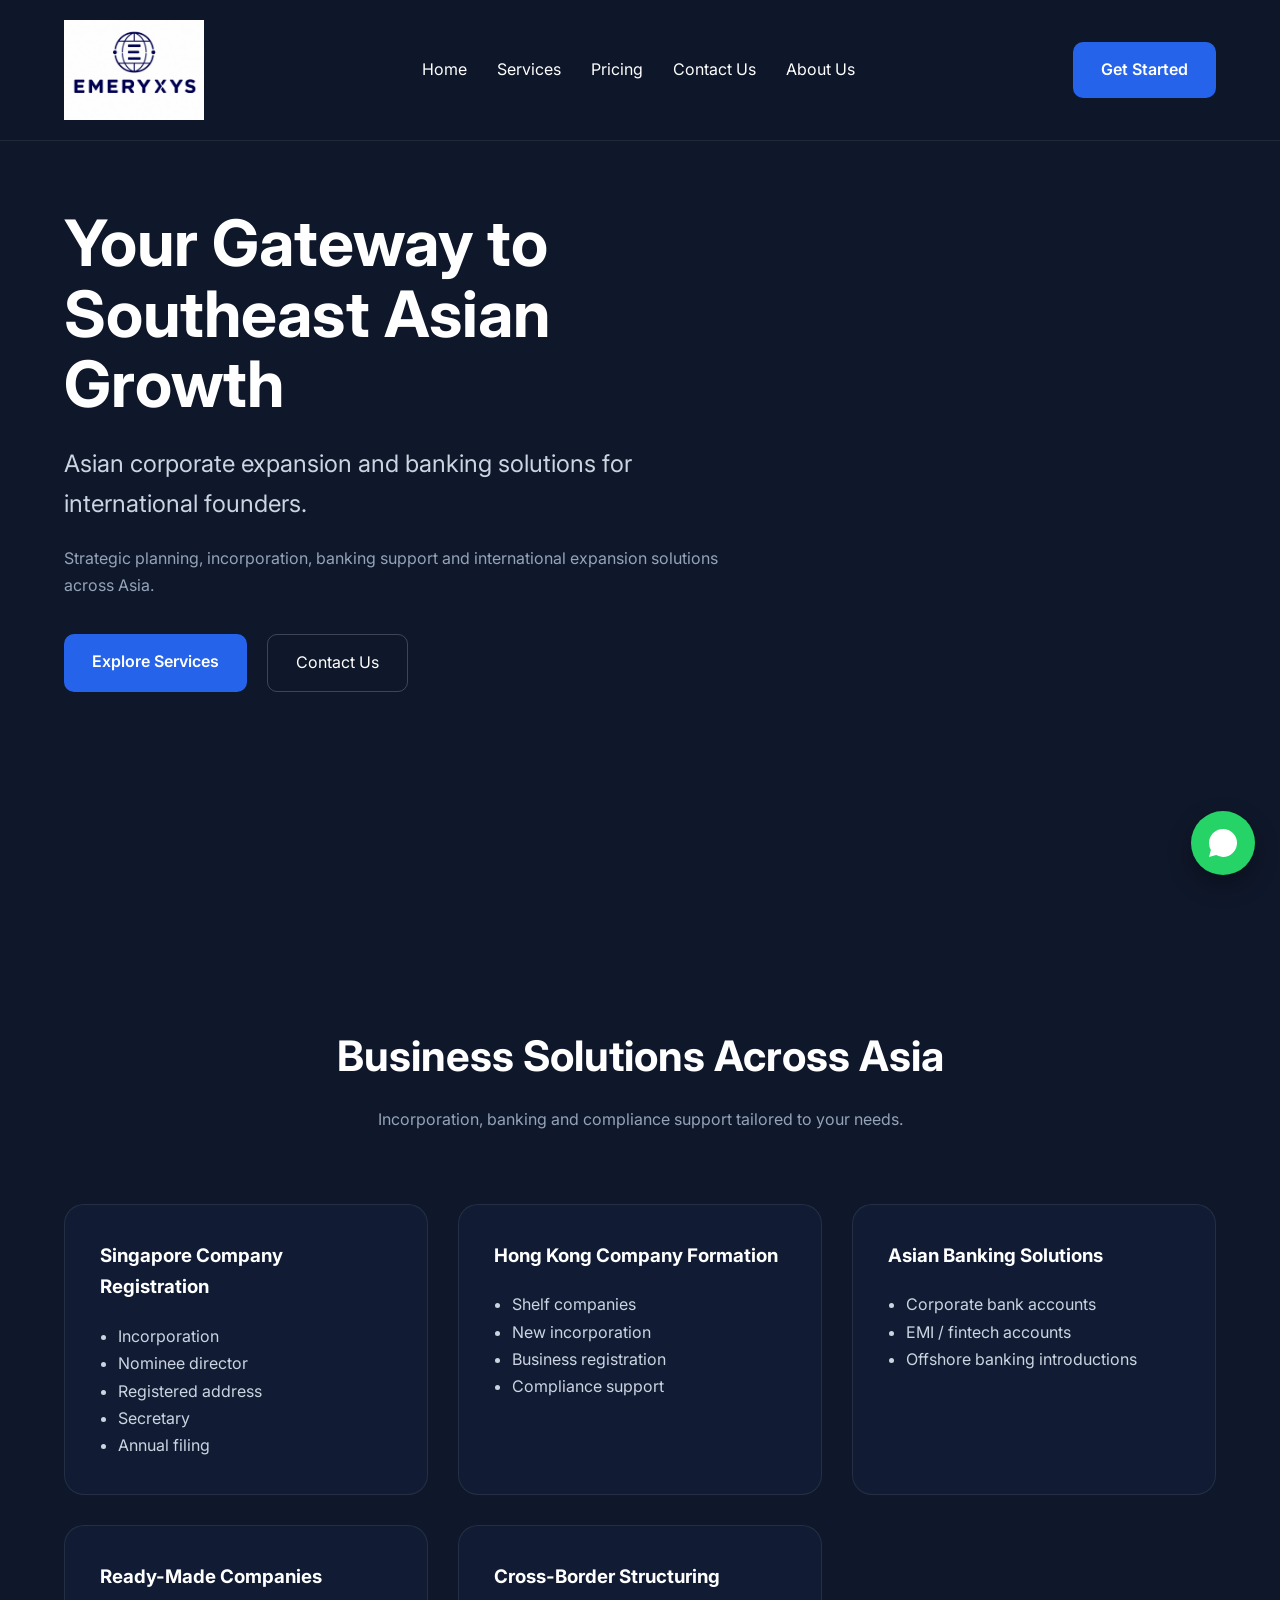
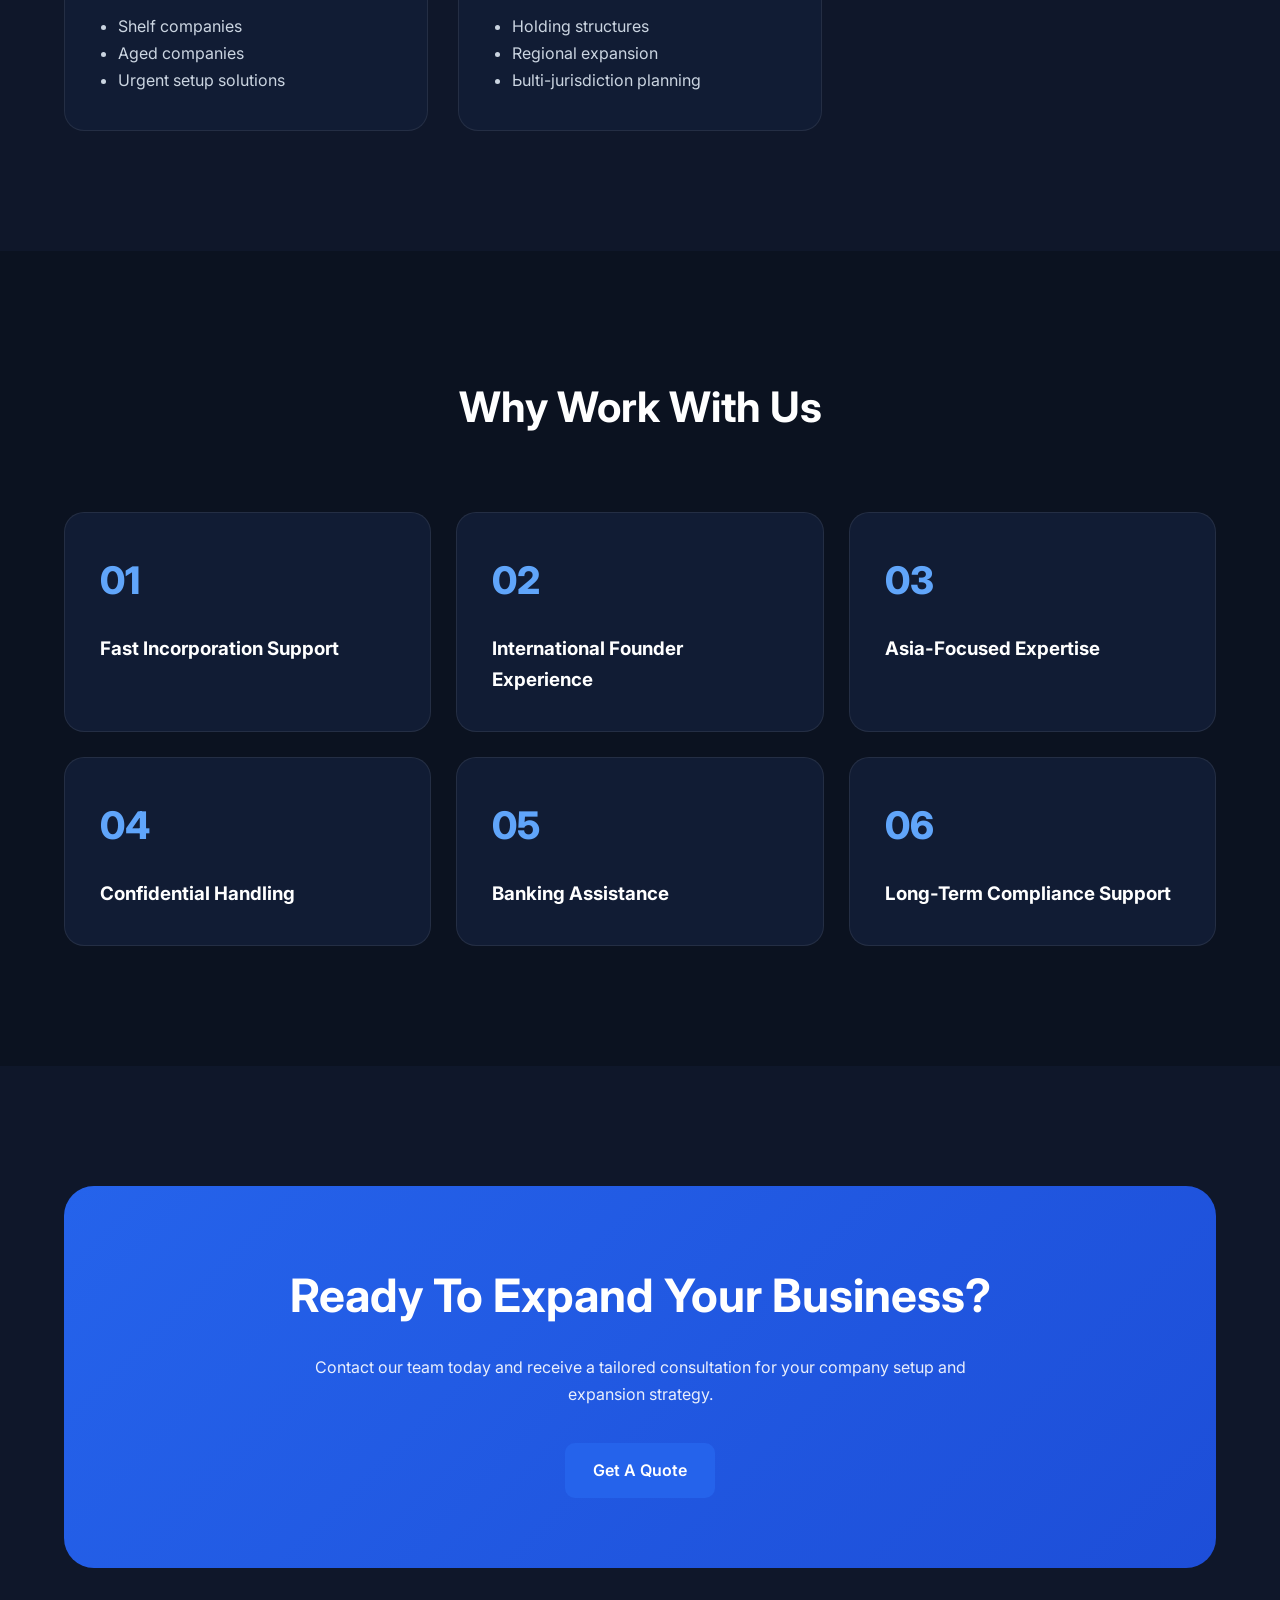
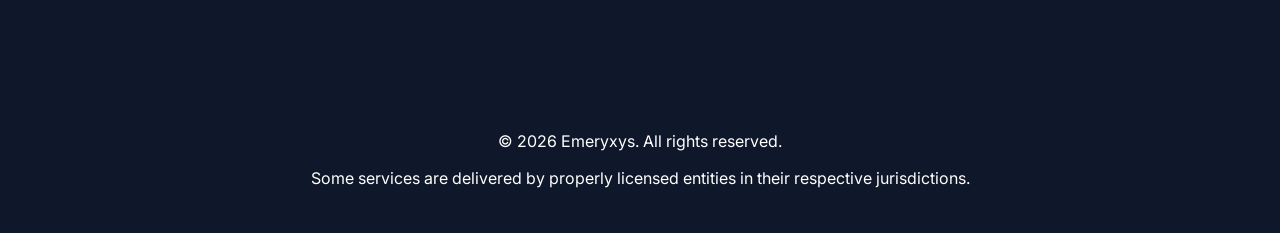
<file: index.html>
<!DOCTYPE html>
<html lang="en">
<head>
  <meta charset="UTF-8"/>
  <meta name="viewport" content="width=device-width, initial-scale=1.0"/>
  <title>Emeryxys</title>
  <link rel="icon" type="image/x-icon" href="icons/favicon.ico">
  <link rel="stylesheet" href="style.css"/>

  <link rel="preconnect" href="https://fonts.googleapis.com">
  <link href="https://fonts.googleapis.com/css2?family=Inter:wght@300;400;500;600;700;800&display=swap" rel="stylesheet">
</head>
<body>

<header class="header">
  <div class="container navbar">

    <a href="index.html" class="logo-wrap">
      <img src="images/logo.jpg" alt="Emeryxys Logo" class="logo-img">
    </a>

    <nav>
      <ul class="nav-links">
        <li><a href="index.html">Home</a></li>
        <li><a href="services.html">Services</a></li>
        <li><a href="pricing.html">Pricing</a></li>
        <li><a href="contact.html">Contact Us</a></li>
        <li><a href="about.html">About Us</a></li>
      </ul>
    </nav>

    <a href="contact.html" class="btn-primary">Get Started</a>

  </div>
</header>

<section class="hero">

  <div class="container hero-content">

    <div class="hero-text fade-up">

      <h1>Your Gateway to Southeast Asian Growth</h1>

      <h3>
        Asian corporate expansion and banking solutions for international founders.
      </h3>

      <p>
        Strategic planning, incorporation, banking support and international expansion solutions across Asia.
      </p>

      <div class="hero-buttons">
        <a href="services.html" class="btn-primary">Explore Services</a>
        <a href="contact.html" class="btn-secondary">Contact Us</a>
      </div>

    </div>

  </div>

</section>

<section class="features">

  <div class="container">

    <div class="section-title fade-up">

      <h2>
        Business Solutions Across Asia
      </h2>

      <p>
        Incorporation, banking and compliance support tailored to your needs.
      </p>

    </div>

    <div class="feature-grid">

      <div class="feature-card fade-up">

        <h3>Singapore Company Registration</h3>

        <ul>
          <li>Incorporation</li>
          <li>Nominee director</li>
          <li>Registered address</li>
          <li>Secretary</li>
          <li>Annual filing</li>
        </ul>

      </div>

      <div class="feature-card fade-up">

        <h3>Hong Kong Company Formation</h3>

        <ul>
          <li>Shelf companies</li>
          <li>New incorporation</li>
          <li>Business registration</li>
          <li>Compliance support</li>
        </ul>

      </div>

      <div class="feature-card fade-up">

        <h3>Asian Banking Solutions</h3>

        <ul>
          <li>Corporate bank accounts</li>
          <li>EMI / fintech accounts</li>
          <li>Offshore banking introductions</li>
        </ul>

      </div>

      <div class="feature-card fade-up">

        <h3>Ready-Made Companies</h3>

        <ul>
          <li>Shelf companies</li>
          <li>Aged companies</li>
          <li>Urgent setup solutions</li>
        </ul>

      </div>

      <div class="feature-card fade-up">

        <h3>Cross-Border Structuring</h3>

        <ul>
          <li>Holding structures </li>
          <li>Regional expansion </li>
          <li>Ьulti-jurisdiction planning</li>
        </ul>

      </div>

    </div>

  </div>

</section>

<!-- WHY WORK WITH US -->
<section class="why-us">

  <div class="container">

    <div class="section-title fade-up">

      <h2>Why Work With Us</h2>

    </div>

    <div class="why-grid">

      <div class="why-card fade-up">
        <span>01</span>
        <h3>Fast Incorporation Support</h3>
      </div>

      <div class="why-card fade-up">
        <span>02</span>
        <h3>International Founder Experience</h3>
      </div>

      <div class="why-card fade-up">
        <span>03</span>
        <h3>Asia-Focused Expertise</h3>
      </div>

      <div class="why-card fade-up">
        <span>04</span>
        <h3>Confidential Handling</h3>
      </div>

      <div class="why-card fade-up">
        <span>05</span>
        <h3>Banking Assistance</h3>
      </div>

      <div class="why-card fade-up">
        <span>06</span>
        <h3>Long-Term Compliance Support</h3>
      </div>

    </div>

  </div>

</section>

<section class="quote-section">

  <div class="container">

    <div class="quote-box fade-up">

      <h2>
        Ready To Expand Your Business?
      </h2>

      <p>
        Contact our team today and receive a tailored consultation for your company setup and expansion strategy.
      </p>

      <a href="contact.html" class="btn-primary">
        Get A Quote
      </a>

    </div>

  </div>

</section>

<footer class="footer">

  <div class="container footer-content">

    <p>© 2026 Emeryxys. All rights reserved.</p>

    <p class="footer-small">
      Some services are delivered by properly licensed entities in their respective jurisdictions.
    </p>

  </div>

</footer>

<a
  href="https://wa.me/6512345678"
  class="whatsapp-btn"
  target="_blank"
>

  <svg
    xmlns="http://www.w3.org/2000/svg"
    width="28"
    height="28"
    fill="currentColor"
    viewBox="0 0 16 16"
  >
    <path d="M13.601 2.326A7.854 7.854 0 0 0 8.003 0C3.58 0 .004 3.576.003 7.997a7.95 7.95 0 0 0 1.078 4.005L0 16l4.102-1.074a7.94 7.94 0 0 0 3.9 1.003h.003c4.423 0 8-3.576 8.001-7.997a7.93 7.93 0 0 0-2.405-5.606z"/>
  </svg>

</a>

<script src="script.js"></script>

</body>
</html>
</file>
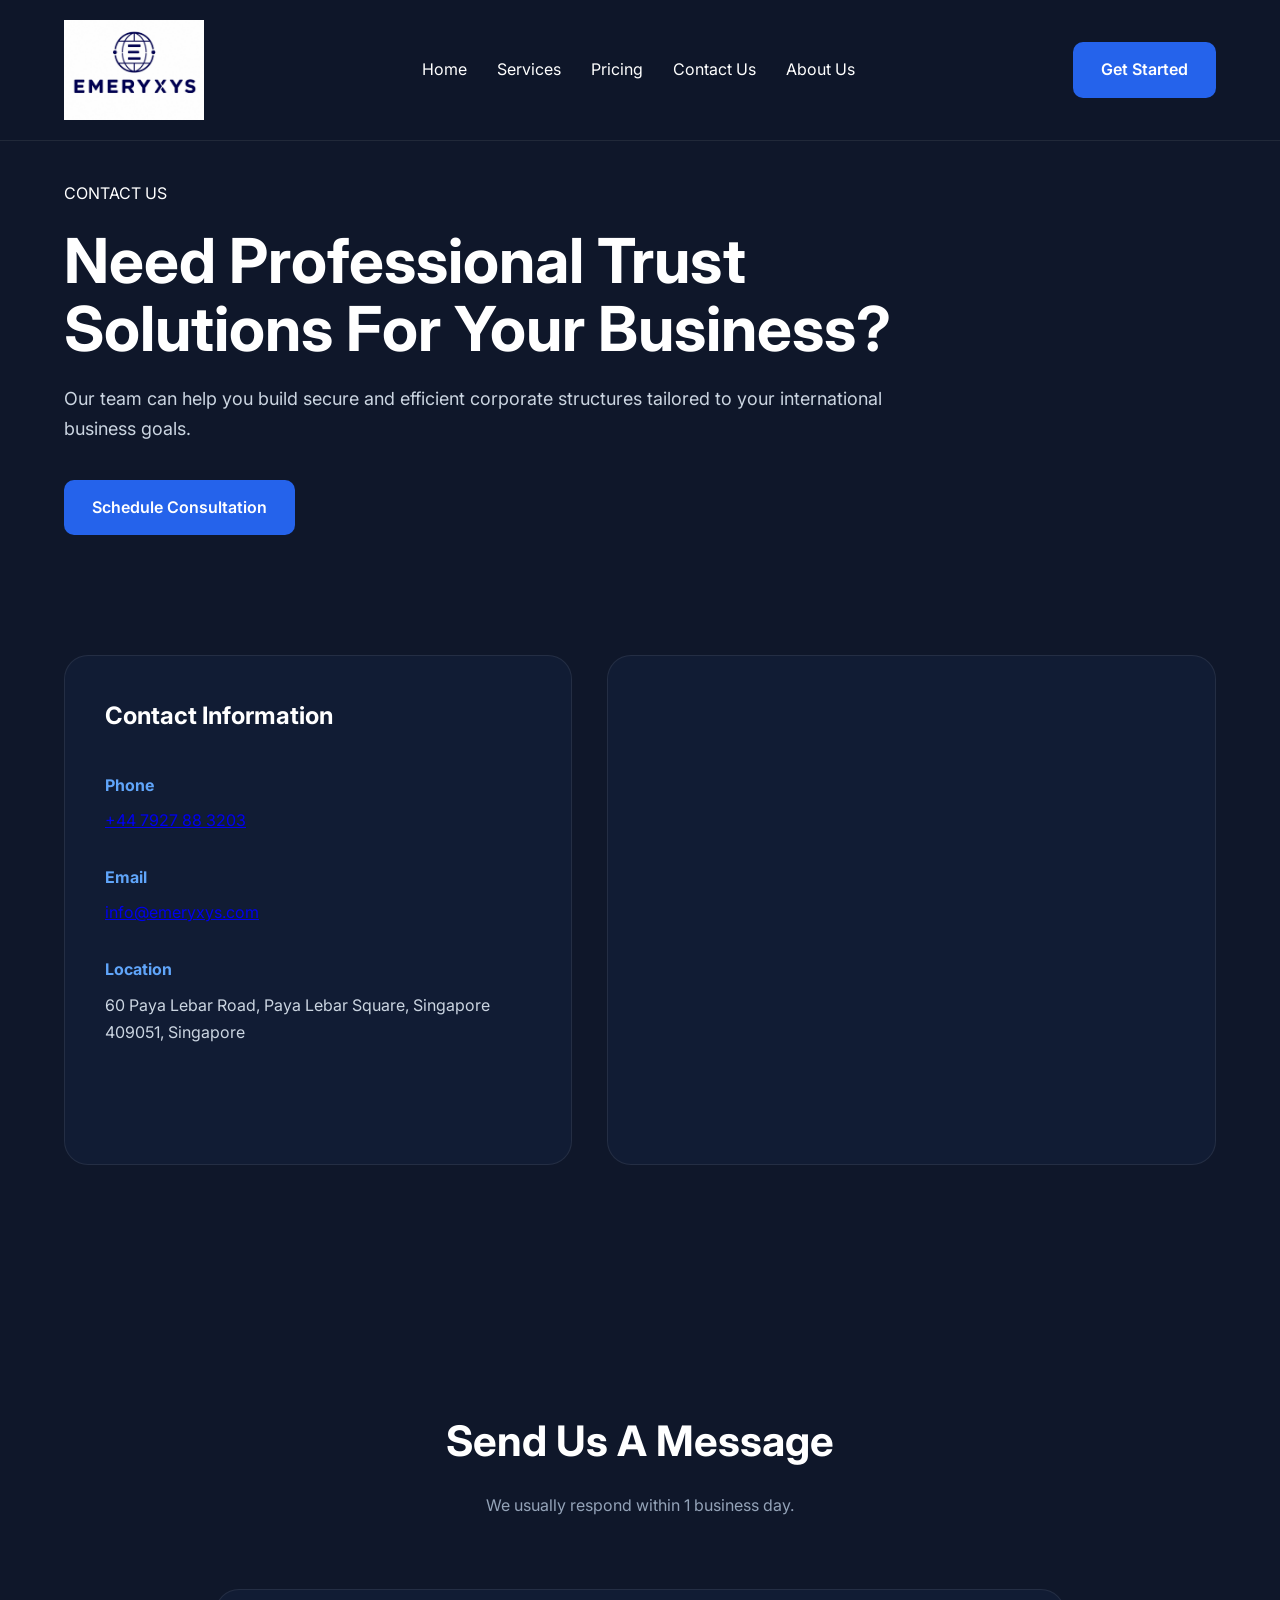
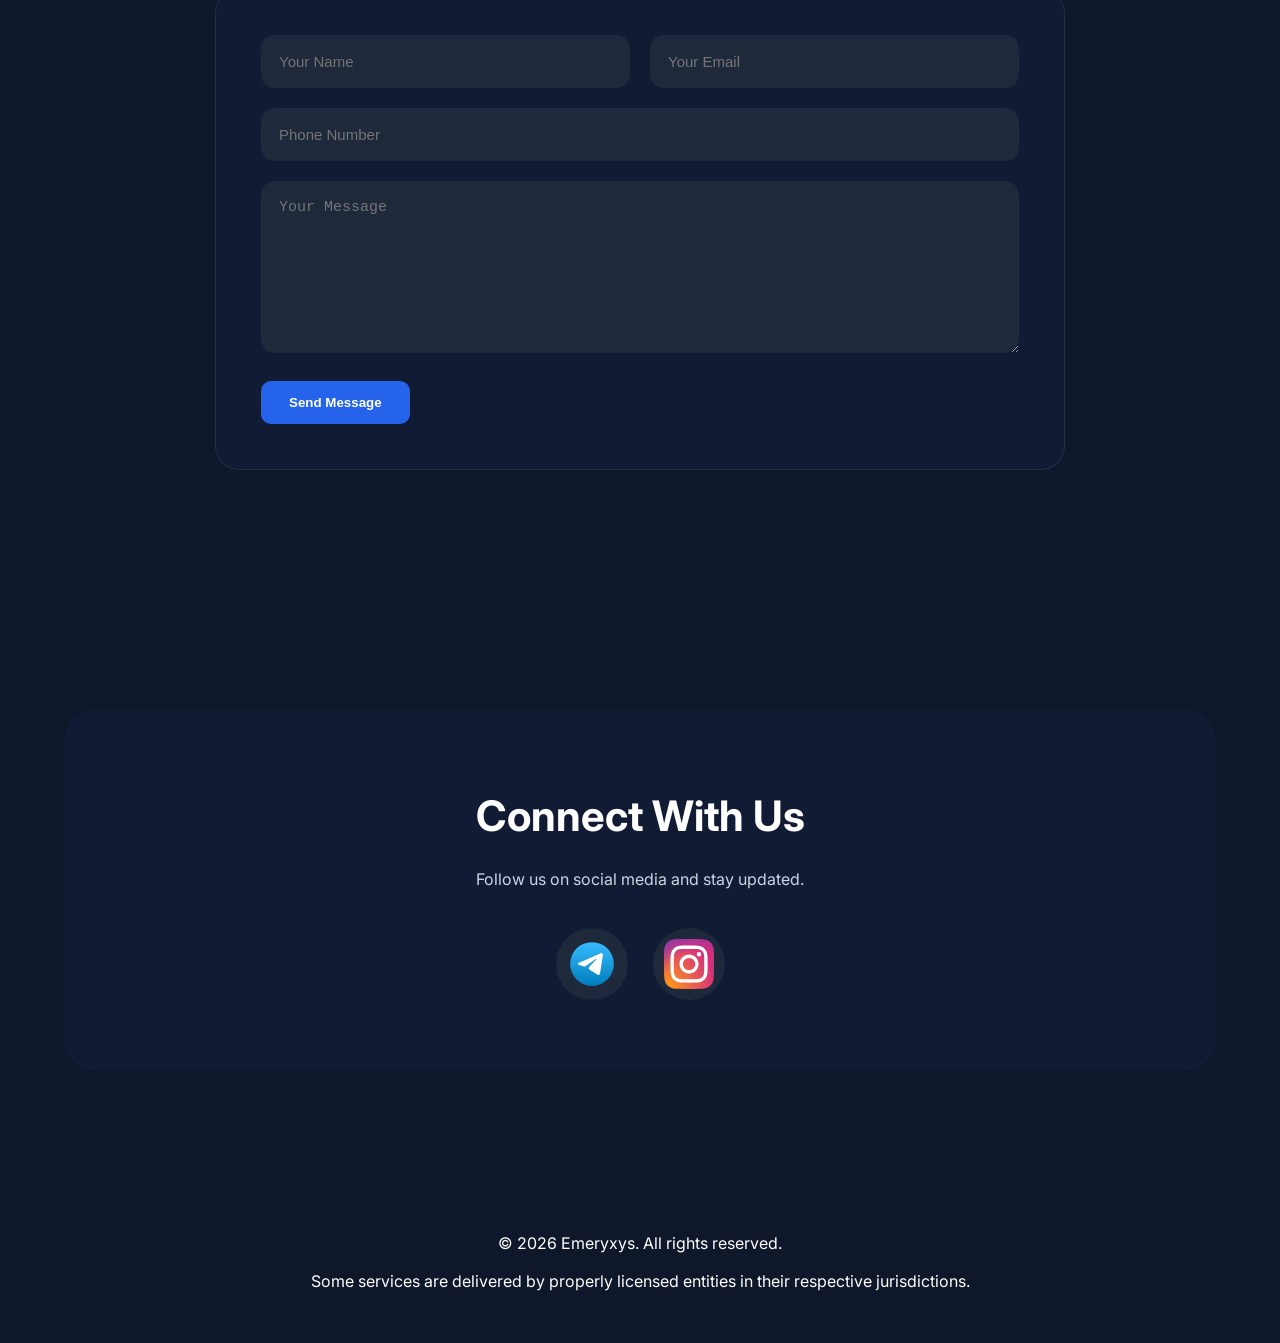
<file: contact.html>
<!DOCTYPE html>
<html lang="en">
<head>
  <meta charset="UTF-8"/>
  <meta name="viewport" content="width=device-width, initial-scale=1.0"/>
  <title>Contact | Emeryxys</title>

  <link rel="icon" type="image/x-icon" href="icons/favicon.ico">
  <link rel="stylesheet" href="style.css"/>

  <link rel="preconnect" href="https://fonts.googleapis.com">
  <link href="https://fonts.googleapis.com/css2?family=Inter:wght@300;400;500;600;700;800&display=swap" rel="stylesheet">
</head>
<body>

<header class="header">
  <div class="container navbar">

    <a href="index.html" class="logo-wrap">
      <img src="images/logo.jpg" alt="Emeryxys Logo" class="logo-img">
    </a>

    <nav>
      <ul class="nav-links">
        <li><a href="index.html">Home</a></li>
        <li><a href="services.html">Services</a></li>
        <li><a href="pricing.html">Pricing</a></li>
        <li><a href="contact.html">Contact Us</a></li>
        <li><a href="about.html">About Us</a></li>
      </ul>
    </nav>

    <a href="contact.html" class="btn-primary">Get Started</a>

  </div>
</header>

<section class="contact-hero">

  <div class="container">

    <div class="contact-hero-box fade-up">

      <span class="section-subtitle">
        CONTACT US
      </span>

      <h1>
        Need Professional Trust Solutions For Your Business?
      </h1>

      <p>
        Our team can help you build secure and efficient corporate structures tailored to your international business goals.
      </p>

      <a href="#contact-form" class="btn-primary">
        Schedule Consultation
      </a>

    </div>

  </div>

</section>

<!-- CONTACT INFO + MAP -->
<section class="contact-info-section">

  <div class="container">

    <div class="contact-info-grid">

      <!-- LEFT -->
      <div class="contact-info-card fade-up">

        <h2>
          Contact Information
        </h2>

        <div class="contact-item">

          <h4>Phone</h4>
          <p><a href="tel:+447927883203">+44 7927 88 3203</a></p>

        </div>

        <div class="contact-item">

          <h4>Email</h4>
          <p><a href="mailto:info@emeryxys.com">info@emeryxys.com</a></p>

        </div>

        <div class="contact-item">

          <h4>Location</h4>
          <p>60 Paya Lebar Road, Paya Lebar Square, Singapore 409051, Singapore</p>

        </div>

      </div>

      <!-- RIGHT -->
      <div class="map-card fade-up">

        <iframe src="https://www.google.com/maps/embed?pb=!1m18!1m12!1m3!1d3988.760895485046!2d103.88995717574517!3d1.3191537616721436!2m3!1f0!2f0!3f0!3m2!1i1024!2i768!4f13.1!3m3!1m2!1s0x31da181811191ccf%3A0xd4e386a9eef755d8!2sPaya%20Lebar%20Square!5e0!3m2!1sen!2sua!4v1779560099867!5m2!1sen!2sua" width="600" height="450" style="border:0;" allowfullscreen="" loading="lazy" referrerpolicy="no-referrer-when-downgrade"></iframe>

      </div>

    </div>

  </div>

</section>

<!-- CONTACT FORM -->
<section class="contact-form-section" id="contact-form">

  <div class="container">

    <div class="section-title fade-up">

      <h2>
        Send Us A Message
      </h2>

      <p>
        We usually respond within 1 business day.
      </p>

    </div>

    <div class="form-wrapper fade-up">

      <!-- OPTION 1: FORMSPREE -->
      <form
        action="https://formspree.io/f/mojblgqd"
        method="POST"
      >

        <div class="form-grid">

          <input
            type="text"
            name="name"
            placeholder="Your Name"
            required
          >

          <input
            type="email"
            name="email"
            placeholder="Your Email"
            required
          >

        </div>

        <input
          type="tel"
          name="phone"
          placeholder="Phone Number"
        >

        <textarea
          name="message"
          rows="8"
          placeholder="Your Message"
          required
        ></textarea>

        <button type="submit" class="btn-primary">
          Send Message
        </button>

      </form>

    </div>

  </div>

</section>

<!-- CONNECT WITH US -->
<section class="connect-section">

  <div class="container">

    <div class="connect-box fade-up">

      <h2>
        Connect With Us
      </h2>

      <p>
        Follow us on social media and stay updated.
      </p>

      <div class="social-connect">

        <!-- TELEGRAM -->
        <a
          href="https://t.me/telegram"
          target="_blank"
          class="social-circle"
        >

          <img
            src="icons/telegram.svg"
            alt="Telegram"
            width="50"
            height="50"

        </a>

        <!-- INSTAGRAM -->
        <a
          href="https://instagram.com/instagram"
          target="_blank"
          class="social-circle"
        >

            <img
                src="icons/instagram.svg"
                alt="Instagram"
                width="50"
                height="50"
            >

        </a>

      </div>

    </div>

  </div>

</section>

<footer class="footer">

  <div class="container footer-content">

    <p>© 2026 Emeryxys. All rights reserved.</p>

    <p class="footer-small">
      Some services are delivered by properly licensed entities in their respective jurisdictions.
    </p>

  </div>

</footer>

</body>
</html>
</file>
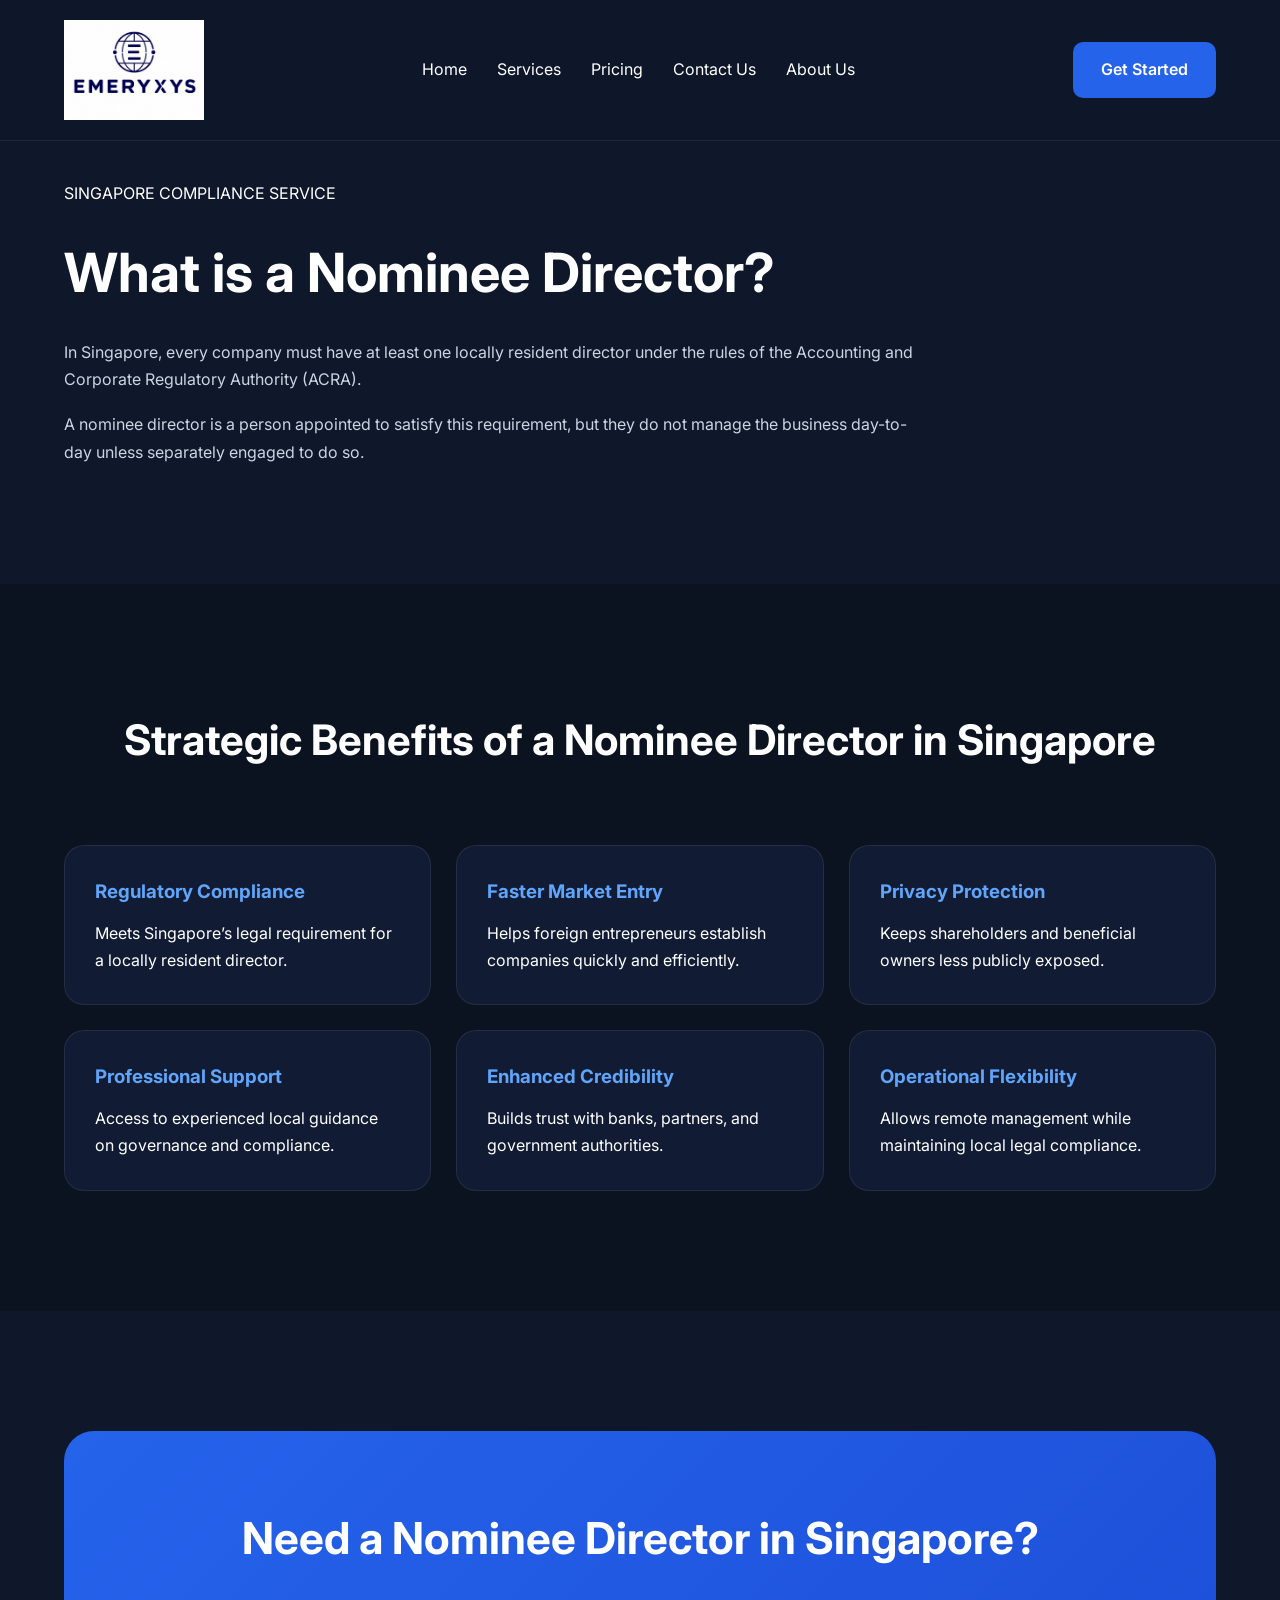
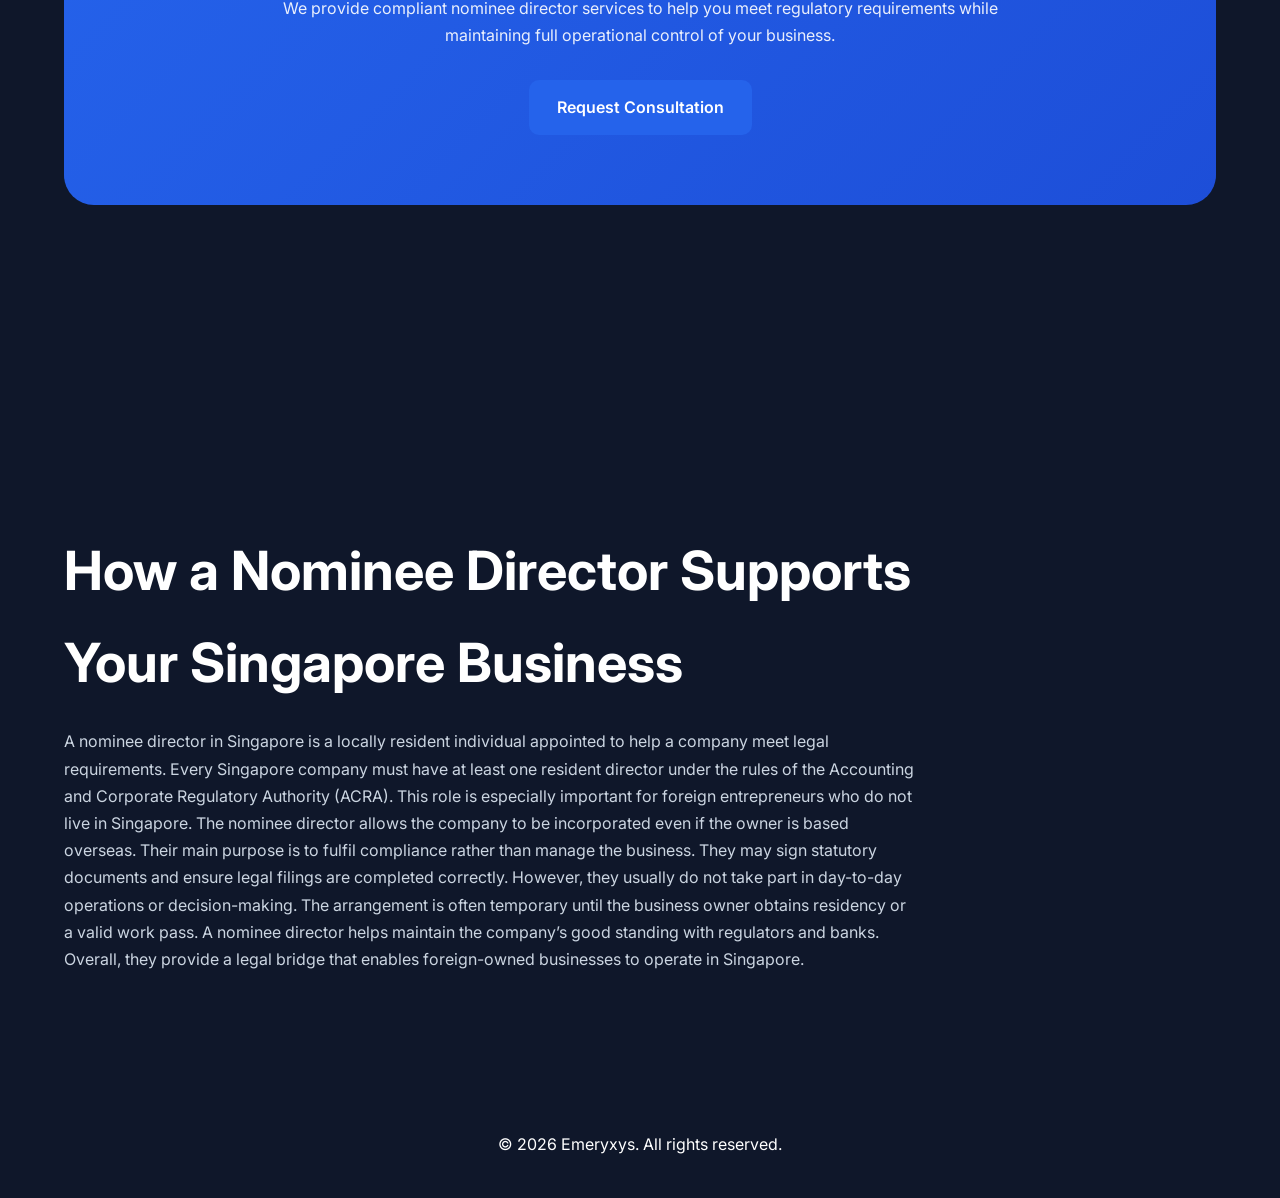
<file: nominee.html>
<!DOCTYPE html>
<html lang="en">

<head>
  <meta charset="UTF-8"/>
  <meta name="viewport" content="width=device-width, initial-scale=1.0"/>
  <title>Nominee Director Services | Emeryxys</title>

  <link rel="icon" type="image/x-icon" href="icons/favicon.ico">
  <link rel="stylesheet" href="style.css"/>

  <link rel="preconnect" href="https://fonts.googleapis.com">
  <link href="https://fonts.googleapis.com/css2?family=Inter:wght@300;400;500;600;700;800&display=swap" rel="stylesheet">
</head>

<body>

<!-- HEADER -->
<header class="header">
  <div class="container navbar">

    <a href="index.html" class="logo-wrap">
      <img src="images/logo.jpg" alt="Emeryxys Logo" class="logo-img">
    </a>

    <nav>
      <ul class="nav-links">
        <li><a href="index.html">Home</a></li>
        <li><a href="services.html">Services</a></li>
        <li><a href="pricing.html">Pricing</a></li>
        <li><a href="contact.html">Contact Us</a></li>
        <li><a href="about.html">About Us</a></li>
      </ul>
    </nav>

    <a href="contact.html" class="btn-primary">Get Started</a>

  </div>
</header>


<!-- HERO / INTRO -->
<section class="nominee-hero">

  <div class="container">

    <div class="nominee-intro fade-up">

      <span class="section-subtitle">
        SINGAPORE COMPLIANCE SERVICE
      </span>

      <h1>
        What is a Nominee Director?
      </h1>

      <p>
        In Singapore, every company must have at least one locally resident director under the rules of the Accounting and Corporate Regulatory Authority (ACRA).
      </p>

      <p>
        A nominee director is a person appointed to satisfy this requirement, but they do not manage the business day-to-day unless separately engaged to do so.
      </p>

    </div>

  </div>

</section>


<!-- BENEFITS -->
<section class="nominee-benefits">

  <div class="container">

    <div class="section-title fade-up">

      <h2>Strategic Benefits of a Nominee Director in Singapore</h2>

    </div>

    <div class="benefits-grid">

      <div class="benefit-card fade-up">
        <h3>Regulatory Compliance</h3>
        <p>Meets Singapore’s legal requirement for a locally resident director.</p>
      </div>

      <div class="benefit-card fade-up">
        <h3>Faster Market Entry</h3>
        <p>Helps foreign entrepreneurs establish companies quickly and efficiently.</p>
      </div>

      <div class="benefit-card fade-up">
        <h3>Privacy Protection</h3>
        <p>Keeps shareholders and beneficial owners less publicly exposed.</p>
      </div>

      <div class="benefit-card fade-up">
        <h3>Professional Support</h3>
        <p>Access to experienced local guidance on governance and compliance.</p>
      </div>

      <div class="benefit-card fade-up">
        <h3>Enhanced Credibility</h3>
        <p>Builds trust with banks, partners, and government authorities.</p>
      </div>

      <div class="benefit-card fade-up">
        <h3>Operational Flexibility</h3>
        <p>Allows remote management while maintaining local legal compliance.</p>
      </div>

    </div>

  </div>

</section>


<!-- CTA -->
<section class="nominee-cta">

  <div class="container">

    <div class="cta-box fade-up">

      <h2>Need a Nominee Director in Singapore?</h2>

      <p>
        We provide compliant nominee director services to help you meet regulatory requirements while maintaining full operational control of your business.
      </p>

      <a href="contact.html" class="btn-primary">
        Request Consultation
      </a>

    </div>

  </div>

</section>

<section class="nominee-hero">

  <div class="container">

    <div class="nominee-intro fade-up">

      <h1>
        How a Nominee Director Supports Your Singapore Business
      </h1>

      <p>
        A nominee director in Singapore is a locally resident individual appointed to help a company meet legal requirements. 
        Every Singapore company must have at least one resident director under the rules of the Accounting and Corporate Regulatory Authority (ACRA). 
        This role is especially important for foreign entrepreneurs who do not live in Singapore. The nominee director allows the company to be incorporated even if the owner is based overseas. 
        Their main purpose is to fulfil compliance rather than manage the business. They may sign statutory documents and ensure legal filings are completed correctly. However, they usually do not take part in day-to-day operations or decision-making. 
        The arrangement is often temporary until the business owner obtains residency or a valid work pass. A nominee director helps maintain the company’s good standing with regulators and banks. Overall, they provide a legal bridge that enables foreign-owned businesses to operate in Singapore. 
      </p>

    

    </div>

  </div>

</section>


<!-- FOOTER -->
<footer class="footer">

  <div class="container footer-content">

    <p>© 2026 Emeryxys. All rights reserved.</p>

  </div>

</footer>

<script src="script.js"></script>

</body>
</html>
</file>
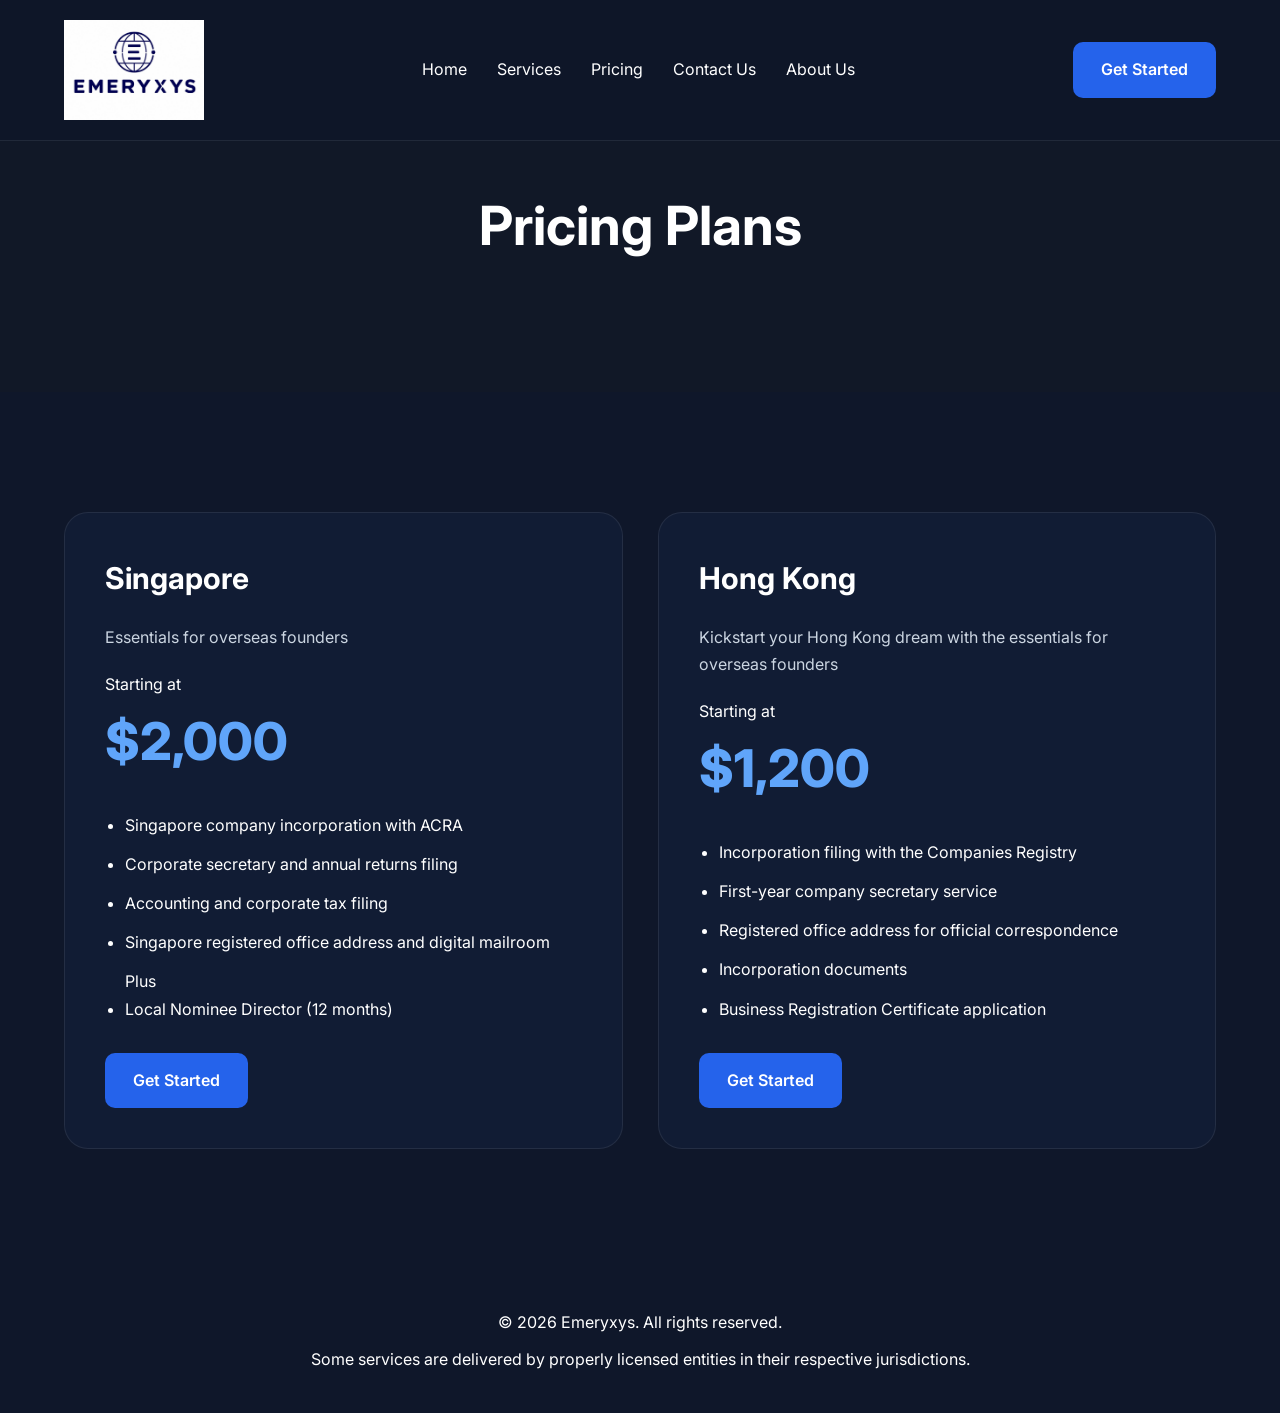
<file: pricing.html>
<!DOCTYPE html>
<html lang="en">
<head>
  <meta charset="UTF-8"/>
  <meta name="viewport" content="width=device-width, initial-scale=1.0"/>
  <title>Pricing | Emeryxys</title>

  <link rel="icon" type="image/x-icon" href="icons/favicon.ico">
  <link rel="stylesheet" href="style.css"/>

  <link rel="preconnect" href="https://fonts.googleapis.com">
  <link href="https://fonts.googleapis.com/css2?family=Inter:wght@300;400;500;600;700;800&display=swap" rel="stylesheet">
</head>
<body>

<header class="header">
  <div class="container navbar">

    <a href="index.html" class="logo-wrap">
      <img src="images/logo.jpg" alt="Emeryxys Logo" class="logo-img">
    </a>

    <nav>
      <ul class="nav-links">
        <li><a href="index.html">Home</a></li>
        <li><a href="services.html">Services</a></li>
        <li><a href="pricing.html">Pricing</a></li>
        <li><a href="contact.html">Contact Us</a></li>
        <li><a href="about.html">About Us</a></li>
      </ul>
    </nav>

    <a href="contact.html" class="btn-primary">Get Started</a>

  </div>
</header>

<section class="page-hero">
  <div class="container">
    <h1>Pricing Plans</h1>
  </div>
</section>

<section class="pricing">

  <div class="container">

    <div class="pricing-grid">

      <div class="pricing-card">

        <h3>Singapore</h3>

        <p class="pricing-subtitle">
          Essentials for overseas founders
        </p>

        <div class="price">
          Starting at <span>$2,000</span>
        </div>

        <ul>
          <li>Singapore company incorporation with ACRA</li>
          <li>Corporate secretary and annual returns filing</li>
          <li>Accounting and corporate tax filing</li>
          <li>Singapore registered office address and digital mailroom</li>
          Plus<br>
          <li>Local Nominee Director (12 months) </li>
        </ul>

        <a href="contact.html" class="btn-primary pricing-btn">
          Get Started
        </a>

      </div>

      <div class="pricing-card">

        <h3>Hong Kong</h3>

        <p class="pricing-subtitle">
          Kickstart your Hong Kong dream with the essentials for overseas founders 
        </p>

        <div class="price">
          Starting at <span>$1,200</span>
        </div>

        <ul>
          <li>Incorporation filing with the Companies Registry</li>
          <li>First-year company secretary service</li>
          <li>Registered office address for official correspondence</li>
          <li>Incorporation documents</li>
          <li>Business Registration Certificate application</li>
        </ul>

        <a href="contact.html" class="btn-primary pricing-btn">
          Get Started
        </a>

      </div>

     

    </div>

  </div>

</section>

<footer class="footer">

  <div class="container footer-content">

    <p>© 2026 Emeryxys. All rights reserved.</p>

    <p class="footer-small">
      Some services are delivered by properly licensed entities in their respective jurisdictions.
    </p>

  </div>

</footer>

</body>
</html>
</file>
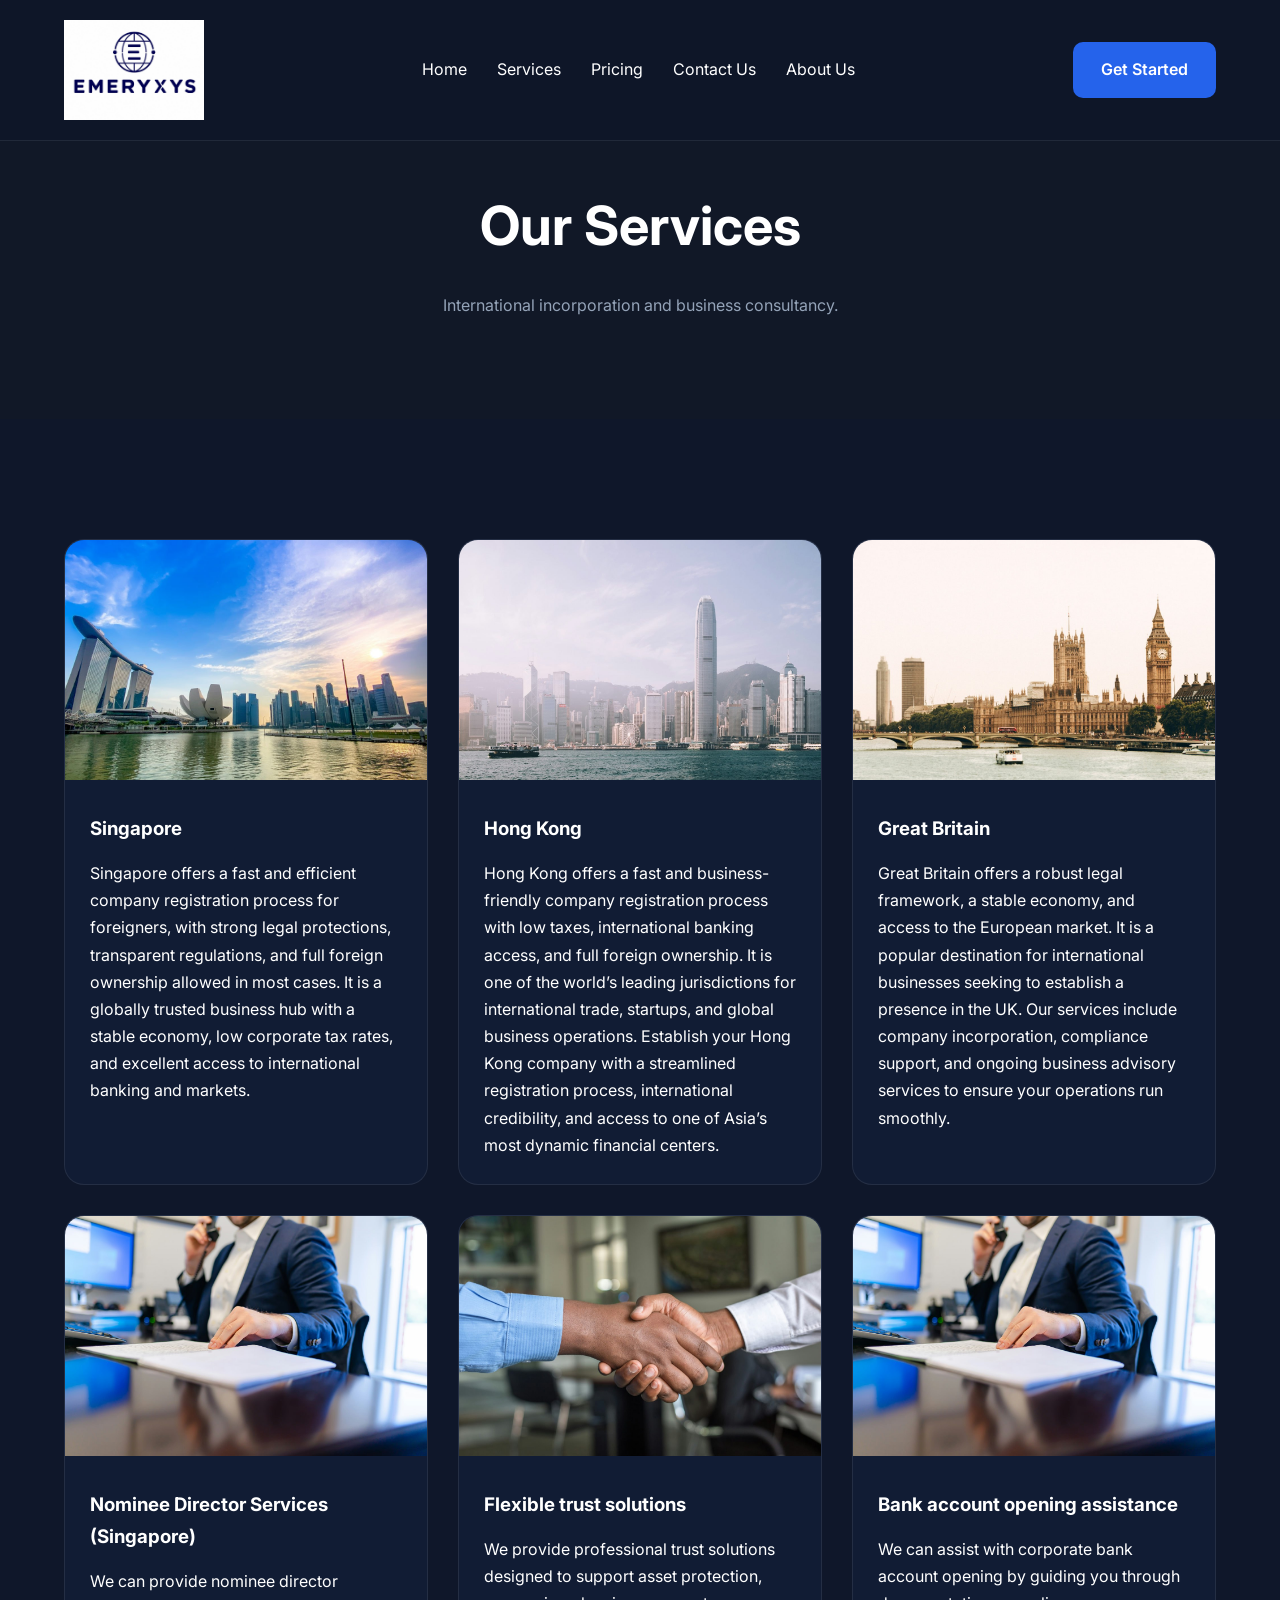
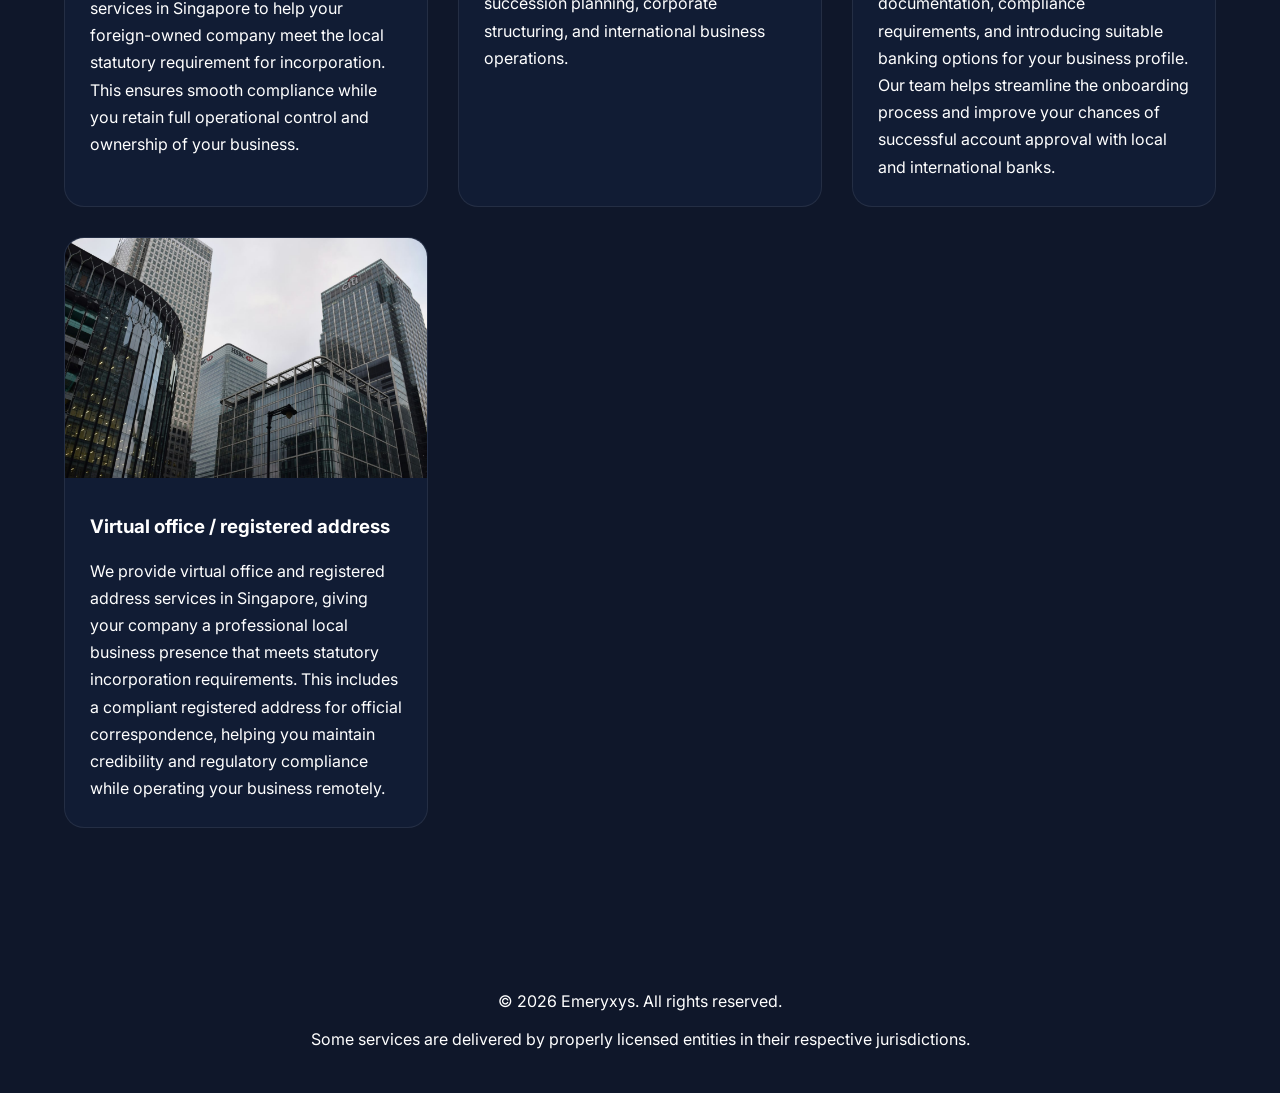
<file: services.html>
<!DOCTYPE html>
<html lang="en">
<head>
  <meta charset="UTF-8"/>
  <meta name="viewport" content="width=device-width, initial-scale=1.0"/>
  <title>Services | Emeryxys</title>
  <link rel="icon" type="image/x-icon" href="icons/favicon.ico">
  <link rel="stylesheet" href="style.css"/>

  <link rel="preconnect" href="https://fonts.googleapis.com">
  <link href="https://fonts.googleapis.com/css2?family=Inter:wght@300;400;500;600;700;800&display=swap" rel="stylesheet">
</head>
<body>

<header class="header">
  <div class="container navbar">

    <a href="index.html" class="logo-wrap">
      <img src="images/logo.jpg" alt="Emeryxys Logo" class="logo-img">
    </a>

    <nav>
      <ul class="nav-links">
        <li><a href="index.html">Home</a></li>
        <li><a href="services.html">Services</a></li>
        <li><a href="pricing.html">Pricing</a></li>
        <li><a href="contact.html">Contact Us</a></li>
        <li><a href="about.html">About Us</a></li>
      </ul>
    </nav>

    <a href="contact.html" class="btn-primary">Get Started</a>

  </div>
</header>

<section class="page-hero">
  <div class="container">
    <h1>Our Services</h1>
    <p>International incorporation and business consultancy.</p>
  </div>
</section>

<section class="services">

  <div class="container">

    <div class="services-grid">

      <div class="service-card" onclick="location.href='singapore.html'" style="cursor: pointer;">
        <img src="images/singapore.jpg">

        <div class="service-content">
          <h3>Singapore</h3>

          <p>
            Singapore offers a fast and efficient company registration process for foreigners, with strong legal protections, transparent regulations, and full foreign ownership allowed in most cases. It is a globally trusted business hub with a stable economy, low corporate tax rates, and excellent access to international banking and markets. 
          </p>
        </div>
      </div>

      <div class="service-card">
        <img src="images/hongkong.jpg">

        <div class="service-content">
          <h3>Hong Kong</h3>

          <p>
            Hong Kong offers a fast and business-friendly company registration process with low taxes, international banking access, and full foreign ownership. It is one of the world’s leading jurisdictions for international trade, startups, and global business operations. Establish your Hong Kong company with a streamlined registration process, international credibility, and access to one of Asia’s most dynamic financial centers. 
          </p>
        </div>
      </div>

      <div class="service-card">
        <img src="images/greatbritain.jpg">

        <div class="service-content">
          <h3>Great Britain</h3>
          </h3>

          <p>
            Great Britain offers a robust legal framework, a stable economy, and access to the European market. It is a popular destination for international businesses seeking to establish a presence in the UK. Our services include company incorporation, compliance support, and ongoing business advisory services to ensure your operations run smoothly.
          </p>
        </div>
      </div>

      <div class="service-card" onclick="location.href='nominee.html'" style="cursor: pointer;">
        <img src="images/nominee.jpg">

        <div class="service-content">
          <h3>Nominee Director Services (Singapore)</h3>
          </h3>

          <p>
            We can provide nominee director services in Singapore to help your foreign-owned company meet the local statutory requirement for incorporation. This ensures smooth compliance while you retain full operational control and ownership of your business. 
          </p>
        </div>
      </div>

      <div class="service-card">
        <img src="images/solutions.jpg">

        <div class="service-content">
          <h3>Flexible trust solutions</h3>
          </h3>

          <p>
            We provide professional trust solutions designed to support asset protection, succession planning, corporate structuring, and international business operations.           
          </p>
        </div>
      </div>

      <div class="service-card">
        <img src="images/nominee.jpg">

        <div class="service-content">
          <h3>Bank account opening assistance</h3>
          </h3>

          <p>
            We can assist with corporate bank account opening by guiding you through documentation, compliance requirements, and introducing suitable banking options for your business profile. Our team helps streamline the onboarding process and improve your chances of successful account approval with local and international banks.  
          </p>       
        </div>
      </div>

      <div class="service-card">
        <img src="images/office.jpg">

        <div class="service-content">
          <h3>Virtual office / registered address</h3>
          </h3>

          <p>
            We provide virtual office and registered address services in Singapore, giving your company a professional local business presence that meets statutory incorporation requirements. This includes a compliant registered address for official correspondence, helping you maintain credibility and regulatory compliance while operating your business remotely.  
          </p>
        </div>

      <!-- ADD MORE CARDS -->

    </div>

  </div>

</section>

<footer class="footer">

  <div class="container footer-content">

    <p>© 2026 Emeryxys. All rights reserved.</p>

    <p class="footer-small">
      Some services are delivered by properly licensed entities in their respective jurisdictions.
    </p>

  </div>

</footer>

<script src="script.js"></script>

</body>
</html>
</file>
<file: style.css>
/* style.css */

*{
  margin:0;
  padding:0;
  box-sizing:border-box;
}

html{
  scroll-behavior:smooth;
}

body{
  font-family:'Inter',sans-serif;
  background:#0f172a;
  color:white;
  line-height:1.7;
}

.container{
  width:90%;
  max-width:1200px;
  margin:auto;
}

/* HEADER */

.header{
  position:fixed;
  width:100%;
  top:0;
  left:0;
  z-index:999;
  background:rgba(15,23,42,0.85);
  backdrop-filter:blur(12px);
  border-bottom:1px solid rgba(255,255,255,0.08);
}

.navbar{
  display:flex;
  justify-content:space-between;
  align-items:center;
  padding:20px 0;
}

.logo{
  font-size:24px;
  font-weight:800;
  letter-spacing:2px;
}

.logo-wrap{
  display:flex;
  align-items:center;
}

.logo-img{
  height:100px;
  width:auto;
}

.nav-links{
  display:flex;
  list-style:none;
  gap:30px;
}

.nav-links a{
  text-decoration:none;
  color:white;
  transition:0.3s;
}

.nav-links a:hover{
  color:#60a5fa;
}

.btn-primary{
  display:inline-block;
  padding:14px 28px;
  border-radius:10px;
  background:#2563eb;
  color:white;
  text-decoration:none;
  font-weight:600;
  transition:0.3s;
  border:none;
  cursor:pointer;
}

.btn-primary:hover{
  transform:translateY(-2px);
  background:#3b82f6;
}

.btn-secondary{
  display:inline-block;
  padding:14px 28px;
  border-radius:10px;
  border:1px solid rgba(255,255,255,0.2);
  color:white;
  text-decoration:none;
}

/* HERO */

.hero{
  min-height:100vh;
  background:
  linear-gradient(rgba(15,23,42,0.8),rgba(15,23,42,0.85)),
  url('https://images.unsplash.com/photo-1486406146926-c627a92ad1ab?q=80&w=1800&auto=format&fit=crop');
  background-size:cover;
  background-position:center;
  display:flex;
  align-items:center;
  position:relative;
}

.hero-content{
  position:relative;
  z-index:2;
}

.hero-text{
  max-width:700px;
}

.hero h1{
  font-size:64px;
  line-height:1.1;
  margin-bottom:24px;
}

.hero h3{
  font-size:24px;
  font-weight:400;
  margin-bottom:20px;
  color:#cbd5e1;
}

.hero p{
  color:#94a3b8;
  margin-bottom:35px;
}

.hero-buttons{
  display:flex;
  gap:20px;
}

/* SECTIONS */
.why-us{
  background:#0b1220;
}

.why-grid{
  display:grid;
  grid-template-columns:repeat(auto-fit,minmax(260px,1fr));
  gap:25px;
}

.why-card{
  background:#111c34;
  padding:35px;
  border-radius:20px;
  border:1px solid rgba(255,255,255,0.08);
  transition:0.3s;
}

.why-card:hover{
  transform:translateY(-8px);
}

.why-card span{
  display:inline-block;
  font-size:38px;
  font-weight:800;
  color:#60a5fa;
  margin-bottom:20px;
}

section{
  padding:120px 0;
}

.section-title{
  text-align:center;
  margin-bottom:70px;
}

.section-title h2{
  font-size:42px;
  margin-bottom:15px;
}

.section-title p{
  color:#94a3b8;
}

/* FEATURES */

.feature-grid{
  display:grid;
  grid-template-columns:repeat(auto-fit,minmax(280px,1fr));
  gap:30px;
}

.feature-card{
  background:#111c34;
  padding:35px;
  border-radius:20px;
  border:1px solid rgba(255,255,255,0.08);
  transition:0.3s;
}

.feature-card:hover{
  transform:translateY(-8px);
}

.feature-card h3{
  margin-bottom:20px;
}

.feature-card ul{
  padding-left:18px;
  color:#cbd5e1;
}

/* SERVICES */

.services-grid{
  display:grid;
  grid-template-columns:repeat(auto-fit,minmax(320px,1fr));
  gap:30px;
}

.service-card{
  overflow:hidden;
  border-radius:20px;
  background:#111c34;
  border:1px solid rgba(255,255,255,0.08);
  transition:0.3s;
}

.service-card:hover{
  transform:translateY(-8px);
}

.service-card img{
  width:100%;
  height:240px;
  object-fit:cover;
}

.service-content{
  padding:25px;
}

.service-content h3{
  margin-bottom:15px;
}

/* PRICING */

.pricing-grid{
  display:grid;
  grid-template-columns:repeat(auto-fit,minmax(340px,1fr));
  gap:35px;
}

.pricing-card{
  background:#111c34;
  padding:40px;
  border-radius:24px;
  border:1px solid rgba(255,255,255,0.08);
}

.pricing-card h3{
  font-size:30px;
}

.pricing-subtitle{
  margin:20px 0;
  color:#cbd5e1;
}

.price{
  margin-bottom:25px;
}

.price span{
  display:block;
  font-size:52px;
  font-weight:800;
  color:#60a5fa;
}

.pricing-card ul{
  padding-left:20px;
  margin-bottom:30px;
}

.pricing-card li{
  margin-bottom:12px;
}

/* ABOUT */
.about-intro{
  display:grid;
  grid-template-columns:1.2fr 1fr;
  gap:60px;
  align-items:center;
  padding-top:160px;
  padding-bottom:100px;
}

.about-intro h1{
  font-size:54px;
  margin-bottom:25px;
}

.about-intro p{
  color:#cbd5e1;
  margin-bottom:18px;
}

.about-intro-image img{
  width:100%;
  border-radius:24px;
  min-height:450px;
  object-fit:cover;
}

/* CORE SERVICES */

.core-services{
  padding:120px 0;
  background:#0b1220;
}

.core-grid{
  display:grid;
  grid-template-columns:repeat(auto-fit,minmax(300px,1fr));
  gap:25px;
}

.core-item{
  background:#111c34;
  padding:30px;
  border-radius:20px;
  border:1px solid rgba(255,255,255,0.08);
}

.core-item h3{
  margin-bottom:15px;
  color:#60a5fa;
}

/* WHY CHOOSE */

.why-choose{
  padding:120px 0;
}

.why-grid{
  display:grid;
  grid-template-columns:repeat(auto-fit,minmax(280px,1fr));
  gap:25px;
}

.why-box{
  background:#111c34;
  padding:35px;
  border-radius:20px;
}

.why-box h3{
  margin-bottom:15px;
}

/* CTA */

.about-cta{
  padding:120px 0;
}

.cta-box{
  background:linear-gradient(135deg,#2563eb,#1d4ed8);
  padding:70px;
  border-radius:30px;
  text-align:center;
}

.cta-box h2{
  font-size:46px;
  margin-bottom:20px;
}

.cta-box p{
  color:rgba(255,255,255,0.9);
  margin-bottom:20px;
  max-width:800px;
  margin-left:auto;
  margin-right:auto;
}

/* MOBILE */

@media(max-width:900px){

  .about-intro{
    grid-template-columns:1fr;
  }

  .about-intro h1{
    font-size:38px;
  }

  .cta-box{
    padding:40px 25px;
  }

  .cta-box h2{
    font-size:32px;
  }

}

.about-content{
  max-width:1000px;
  margin:auto;
}

.about-content p{
  margin-bottom:25px;
  color:#cbd5e1;
}

.about-grid{
  margin-top:40px;
  display:grid;
  grid-template-columns:repeat(auto-fit,minmax(240px,1fr));
  gap:25px;
}

.about-box{
  background:#111c34;
  padding:30px;
  border-radius:18px;
}

.table-title{
  margin-top:70px;
  margin-bottom:25px;
}
.table-subtitle{
  margin-bottom:20px;
  color:#cbd5e1;
}
.table-undertitle{
  margin-top:10px;
  color:#cbd5e1;
}

.table-wrapper{
  overflow-x:auto;
}

table{
  width:100%;
  border-collapse:collapse;
}

table th,
table td{
  padding:18px;
  border:1px solid rgba(255,255,255,0.08);
}

table th{
  background:#1e293b;
}

/* CONTACT */

/* ADD TO style.css */

/* CONTACT HERO */

.contact-hero{
  padding-top:180px;
  padding-bottom:120px;
}

.contact-hero-box{
  max-width:850px;
}

.contact-hero h1{
  font-size:62px;
  line-height:1.1;
  margin:20px 0;
}

.contact-hero p{
  color:#cbd5e1;
  font-size:18px;
  margin-bottom:35px;
}

/* INFO + MAP */

.contact-info-section{
  padding:0 0 120px;
}

.contact-info-grid{
  display:grid;
  grid-template-columns:1fr 1.2fr;
  gap:35px;
}

.contact-info-card,
.map-card{
  background:#111c34;
  border-radius:24px;
  padding:40px;
  border:1px solid rgba(255,255,255,0.08);
}

.contact-info-card h2{
  margin-bottom:35px;
}

.contact-item{
  margin-bottom:30px;
}

.contact-item h4{
  margin-bottom:8px;
  color:#60a5fa;
}

.contact-item p{
  color:#cbd5e1;
}

.map-card iframe{
  width:100%;
  height:100%;
  min-height:420px;
  border:none;
  border-radius:16px;
}

/* FORM */

.contact-form-section{
  padding-bottom:120px;
}

.form-wrapper{
  max-width:850px;
  margin:auto;
}

.form-wrapper form{
  background:#111c34;
  padding:45px;
  border-radius:24px;
  border:1px solid rgba(255,255,255,0.08);
}

.form-grid{
  display:grid;
  grid-template-columns:1fr 1fr;
  gap:20px;
}

.form-wrapper input,
.form-wrapper textarea{
  width:100%;
  padding:18px;
  margin-bottom:20px;
  border:none;
  border-radius:14px;
  background:#1e293b;
  color:white;
  font-size:15px;
}

/* CONNECT */

.connect-section{
  padding-bottom:120px;
}

.connect-box{
  text-align:center;
  background:#111c34;
  padding:70px 30px;
  border-radius:30px;
}

.connect-box h2{
  font-size:42px;
  margin-bottom:15px;
}

.connect-box p{
  color:#cbd5e1;
  margin-bottom:35px;
}

.social-connect{
  display:flex;
  justify-content:center;
  gap:25px;
}

.social-circle{
  width:72px;
  height:72px;
  border-radius:50%;
  background:#1e293b;
  display:flex;
  align-items:center;
  justify-content:center;
  color:white;
  transition:0.3s;
  text-decoration:none;
}

.social-circle:hover{
  transform:translateY(-5px);
  background:#2563eb;
}

/* MOBILE */

@media(max-width:900px){

  .contact-hero h1{
    font-size:42px;
  }

  .contact-info-grid{
    grid-template-columns:1fr;
  }

  .form-grid{
    grid-template-columns:1fr;
  }

}

/* MOBILE */

@media(max-width:900px){

  .navbar{
    flex-direction:column;
    gap:20px;
  }

  .nav-links{
    flex-wrap:wrap;
    justify-content:center;
  }

  .hero h1{
    font-size:42px;
  }

  .hero-buttons{
    flex-direction:column;
  }

  .contact-grid{
    grid-template-columns:1fr;
  }

}

.page-hero{
  padding-top:180px;
  padding-bottom:100px;
  background:#111827;
  text-align:center;
}

.page-hero h1{
  font-size:54px;
  margin-bottom:20px;
}

.page-hero p{
  color:#94a3b8;
}

.quote-section{
  padding:120px 0;
}

.quote-box{
  background:linear-gradient(
    135deg,
    #2563eb,
    #1d4ed8
  );

  padding:70px;
  border-radius:30px;
  text-align:center;
}

.quote-box h2{
  font-size:46px;
  margin-bottom:20px;
}

.quote-box p{
  max-width:700px;
  margin:auto;
  margin-bottom:35px;
  color:rgba(255,255,255,0.9);
}

.whatsapp-btn{
  position:fixed;
  bottom:25px;
  right:25px;

  width:64px;
  height:64px;

  border-radius:50%;

  background:#25D366;

  display:flex;
  align-items:center;
  justify-content:center;

  color:white;

  z-index:9999;

  text-decoration:none;

  box-shadow:
    0 10px 25px rgba(0,0,0,0.3);

  transition:0.3s;
}

.whatsapp-btn:hover{
  transform:scale(1.08);
}


.nominee-hero{
  padding-top:180px;
  padding-bottom:100px;
}

.nominee-intro{
  max-width:850px;
}

.nominee-intro h1{
  font-size:54px;
  margin:20px 0;
}

.nominee-intro p{
  color:#cbd5e1;
  margin-bottom:18px;
}

/* BENEFITS */

.nominee-benefits{
  padding:120px 0;
  background:#0b1220;
}

.benefits-grid{
  display:grid;
  grid-template-columns:repeat(auto-fit,minmax(280px,1fr));
  gap:25px;
}

.benefit-card{
  background:#111c34;
  padding:30px;
  border-radius:20px;
  border:1px solid rgba(255,255,255,0.08);
  transition:0.3s;
}

.benefit-card:hover{
  transform:translateY(-6px);
}

.benefit-card h3{
  color:#60a5fa;
  margin-bottom:12px;
}

/* CTA */

.nominee-cta{
  padding:120px 0;
}

.nominee-cta .cta-box{
  background:linear-gradient(135deg,#2563eb,#1d4ed8);
  padding:70px;
  border-radius:30px;
  text-align:center;
}

.nominee-cta h2{
  font-size:44px;
  margin-bottom:20px;
}

.nominee-cta p{
  color:rgba(255,255,255,0.9);
  max-width:750px;
  margin:auto;
  margin-bottom:30px;
}

/* MOBILE */

@media(max-width:900px){

  .nominee-intro h1{
    font-size:38px;
  }

  .nominee-cta .cta-box{
    padding:40px 25px;
  }

  .nominee-cta h2{
    font-size:32px;
  }

}

/* COUNTRY PAGE LAYOUT */

.country-hero{
  padding-top:180px;
  padding-bottom:120px;
}

.country-grid{
  display:grid;
  grid-template-columns:1.2fr 1fr;
  gap:60px;
  align-items:center;
}

.country-text h1{
  font-size:54px;
  margin-bottom:25px;
}

.country-text p{
  color:#cbd5e1;
  margin-bottom:18px;
}

.country-image img{
  width:100%;
  border-radius:24px;
  min-height:500px;
  object-fit:cover;
}

/* ACCORDION */

.why-singapore{
  padding:120px 0;
  background:#0b1220;
}

/* ACCORDION FIXED VERSION */

.accordion-item{
  background:#111c34;
  border-radius:16px;
  margin-bottom:15px;
  overflow:hidden;
  border:1px solid rgba(255,255,255,0.08);
}

.accordion-btn{
  width:100%;
  padding:22px;
  text-align:left;
  background:none;
  border:none;
  color:white;
  font-size:18px;
  font-weight:600;
  cursor:pointer;
}

/* hidden by default */
.accordion-content{
  max-height:0;
  overflow:hidden;
  transition:max-height 0.35s ease, padding 0.35s ease;
  padding:0 22px;
}

.accordion-content p{
  color:#cbd5e1;
  margin:0;
  padding-bottom:20px;
}

/* open state */
.accordion-item.active .accordion-content{
  padding:0 22px 20px;
}

/* CTA */

.country-cta{
  padding:120px 0;
}

.country-cta .cta-box{
  background:linear-gradient(135deg,#2563eb,#1d4ed8);
  padding:70px;
  border-radius:30px;
  text-align:center;
}

.country-cta h2{
  font-size:42px;
  margin-bottom:20px;
}

.country-cta p{
  color:rgba(255,255,255,0.9);
  margin-bottom:30px;
}

/* MOBILE */

@media(max-width:900px){

  .country-grid{
    grid-template-columns:1fr;
  }

  .country-text h1{
    font-size:38px;
  }

  .country-cta .cta-box{
    padding:40px 25px;
  }

  .country-cta h2{
    font-size:32px;
  }

}

.footer {
  padding: 40px 0;
  text-align: center;
}

.footer .footer-content {
  display: flex;
  flex-direction: column;
  align-items: center;
  gap: 10px;
}

.footer-small {
  max-width: 760px;
  margin: 0 auto;
}
</file>
